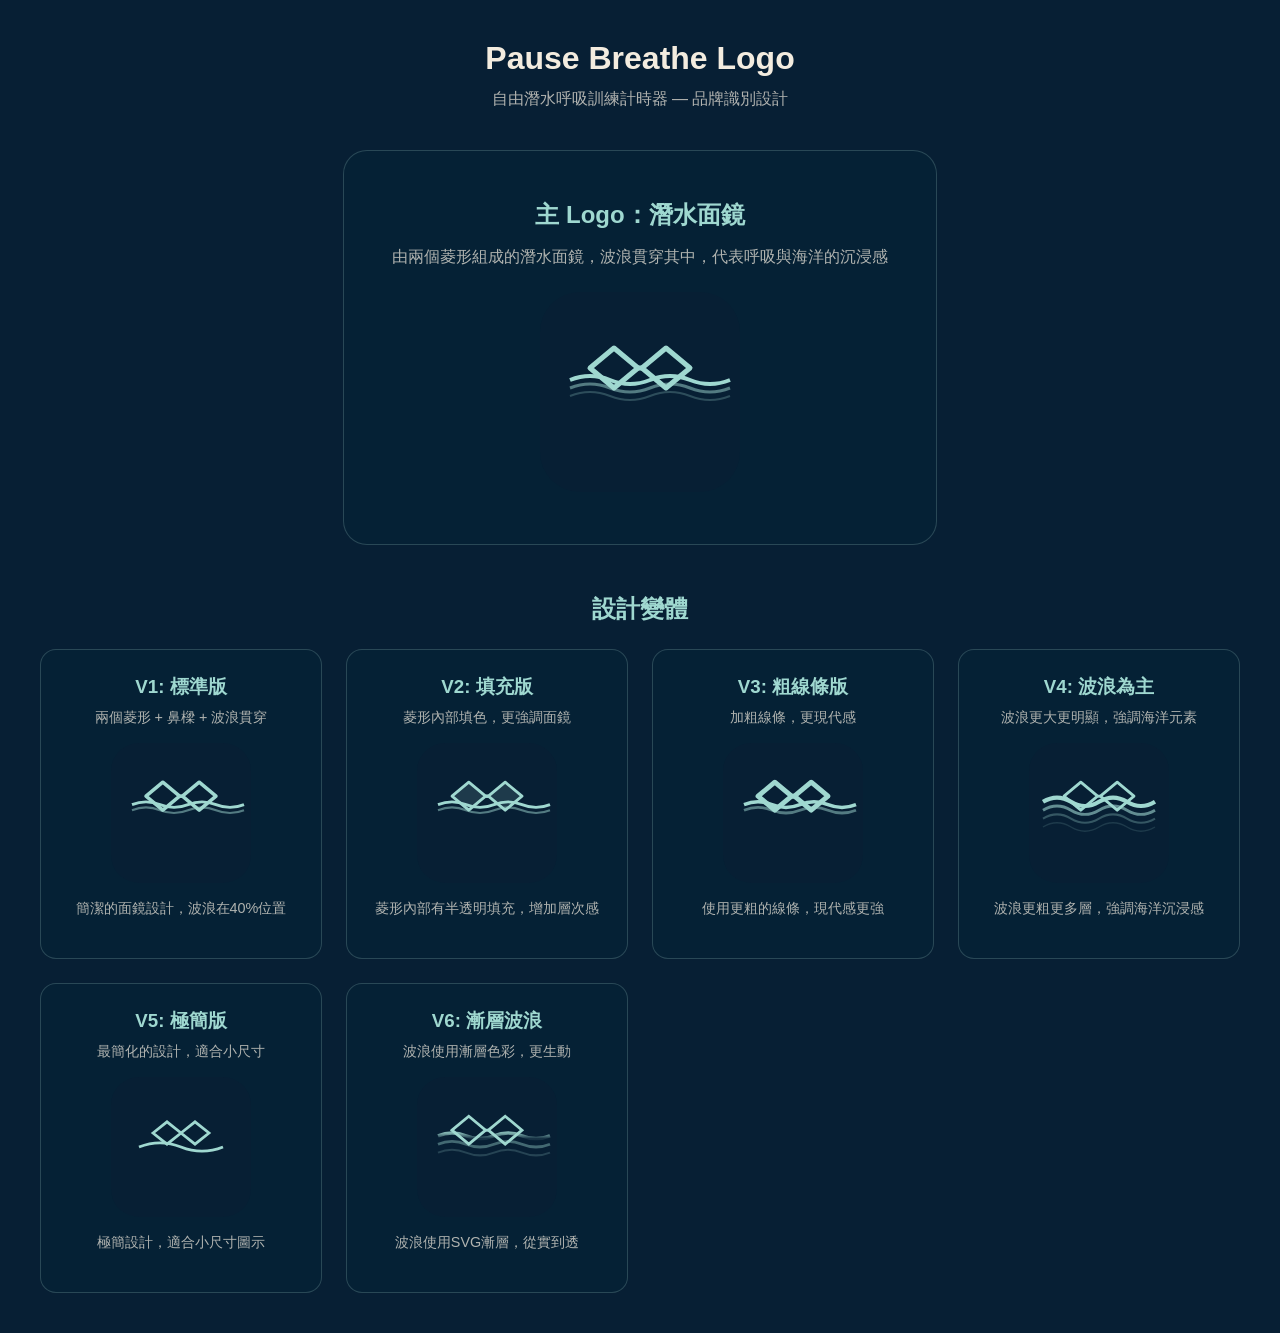
<file: logo-variants.html>
<!DOCTYPE html>
<html lang="zh-TW">
<head>
  <meta charset="UTF-8">
  <meta name="viewport" content="width=device-width, initial-scale=1.0">
  <title>Pause Breathe Logo Variants</title>
  <style>
    * { margin: 0; padding: 0; box-sizing: border-box; }
    body {
      font-family: 'Noto Sans TC', sans-serif;
      background: #071f34;
      color: #f3ecdf;
      padding: 40px 20px;
    }
    h1 { text-align: center; margin-bottom: 12px; font-size: 2rem; }
    .subtitle { text-align: center; color: rgba(243, 236, 223, 0.72); margin-bottom: 40px; }
    .main-logo {
      display: flex;
      justify-content: center;
      margin-bottom: 48px;
    }
    .main-logo-card {
      background: rgba(6, 34, 54, 0.94);
      border: 1px solid rgba(186, 223, 219, 0.2);
      border-radius: 24px;
      padding: 48px;
      text-align: center;
    }
    .main-logo-card h2 { color: #9fd8d0; margin-bottom: 16px; }
    .main-logo-card p { color: rgba(243, 236, 223, 0.72); margin-bottom: 24px; }
    .main-logo-svg { width: 200px; height: 200px; }
    .variants-title { text-align: center; margin: 48px 0 24px; color: #9fd8d0; }
    .grid {
      display: grid;
      grid-template-columns: repeat(auto-fit, minmax(280px, 1fr));
      gap: 24px;
      max-width: 1200px;
      margin: 0 auto;
    }
    .card {
      background: rgba(6, 34, 54, 0.94);
      border: 1px solid rgba(186, 223, 219, 0.2);
      border-radius: 16px;
      padding: 24px;
      text-align: center;
      transition: transform 0.2s, box-shadow 0.2s;
    }
    .card:hover { transform: translateY(-4px); box-shadow: 0 8px 24px rgba(0, 0, 0, 0.3); }
    .card h3 { margin-bottom: 8px; color: #9fd8d0; }
    .card p { font-size: 0.9rem; color: rgba(243, 236, 223, 0.72); margin-bottom: 16px; }
    .logo-container {
      width: 140px;
      height: 140px;
      margin: 0 auto 16px;
    }
    .logo-container svg { width: 100%; height: 100%; }
  </style>
</head>
<body>
  <h1>Pause Breathe Logo</h1>
  <p class="subtitle">自由潛水呼吸訓練計時器 — 品牌識別設計</p>

  <!-- Main Logo -->
  <div class="main-logo">
    <div class="main-logo-card">
      <h2>主 Logo：潛水面鏡</h2>
      <p>由兩個菱形組成的潛水面鏡，波浪貫穿其中，代表呼吸與海洋的沉浸感</p>
      <svg class="main-logo-svg" viewBox="0 0 100 100" xmlns="http://www.w3.org/2000/svg">
        <rect width="100" height="100" rx="20" fill="#071f34"/>
        <!-- Left diamond -->
        <polygon points="25,38 37,28 49,38 37,48" stroke="#9fd8d0" stroke-width="2.5" fill="none" stroke-linejoin="round"/>
        <!-- Right diamond -->
        <polygon points="51,38 63,28 75,38 63,48" stroke="#9fd8d0" stroke-width="2.5" fill="none" stroke-linejoin="round"/>
        <!-- Nose bridge -->
        <line x1="49" y1="38" x2="51" y2="38" stroke="#9fd8d0" stroke-width="2.5"/>
        <!-- Waves at 40% position -->
        <path d="M15,44 Q25,40 35,44 Q45,48 55,44 Q65,40 75,44 Q85,48 95,44" stroke="#9fd8d0" stroke-width="2" fill="none"/>
        <path d="M15,48 Q25,44 35,48 Q45,52 55,48 Q65,44 75,48 Q85,52 95,48" stroke="rgba(159,216,208,0.5)" stroke-width="1.5" fill="none"/>
        <path d="M15,52 Q25,48 35,52 Q45,56 55,52 Q65,48 75,52 Q85,56 95,52" stroke="rgba(159,216,208,0.25)" stroke-width="1" fill="none"/>
      </svg>
    </div>
  </div>

  <!-- Variants -->
  <h2 class="variants-title">設計變體</h2>
  <div class="grid">

    <!-- Variant 1: Standard -->
    <div class="card">
      <h3>V1: 標準版</h3>
      <p>兩個菱形 + 鼻樑 + 波浪貫穿</p>
      <div class="logo-container">
        <svg viewBox="0 0 100 100" xmlns="http://www.w3.org/2000/svg">
          <rect width="100" height="100" rx="20" fill="#071f34"/>
          <polygon points="25,38 37,28 49,38 37,48" stroke="#9fd8d0" stroke-width="2.5" fill="none" stroke-linejoin="round"/>
          <polygon points="51,38 63,28 75,38 63,48" stroke="#9fd8d0" stroke-width="2.5" fill="none" stroke-linejoin="round"/>
          <line x1="49" y1="38" x2="51" y2="38" stroke="#9fd8d0" stroke-width="2.5"/>
          <path d="M15,44 Q25,40 35,44 Q45,48 55,44 Q65,40 75,44 Q85,48 95,44" stroke="#9fd8d0" stroke-width="2" fill="none"/>
          <path d="M15,48 Q25,44 35,48 Q45,52 55,48 Q65,44 75,48 Q85,52 95,48" stroke="rgba(159,216,208,0.5)" stroke-width="1.5" fill="none"/>
        </svg>
      </div>
      <p>簡潔的面鏡設計，波浪在40%位置</p>
    </div>

    <!-- Variant 2: Filled diamonds -->
    <div class="card">
      <h3>V2: 填充版</h3>
      <p>菱形內部填色，更強調面鏡</p>
      <div class="logo-container">
        <svg viewBox="0 0 100 100" xmlns="http://www.w3.org/2000/svg">
          <rect width="100" height="100" rx="20" fill="#071f34"/>
          <polygon points="25,38 37,28 49,38 37,48" stroke="#9fd8d0" stroke-width="2" fill="rgba(159,216,208,0.15)" stroke-linejoin="round"/>
          <polygon points="51,38 63,28 75,38 63,48" stroke="#9fd8d0" stroke-width="2" fill="rgba(159,216,208,0.15)" stroke-linejoin="round"/>
          <line x1="49" y1="38" x2="51" y2="38" stroke="#9fd8d0" stroke-width="2.5"/>
          <path d="M15,44 Q25,40 35,44 Q45,48 55,44 Q65,40 75,44 Q85,48 95,44" stroke="#9fd8d0" stroke-width="2" fill="none"/>
          <path d="M15,48 Q25,44 35,48 Q45,52 55,48 Q65,44 75,48 Q85,52 95,48" stroke="rgba(159,216,208,0.5)" stroke-width="1.5" fill="none"/>
        </svg>
      </div>
      <p>菱形內部有半透明填充，增加層次感</p>
    </div>

    <!-- Variant 3: Thicker lines -->
    <div class="card">
      <h3>V3: 粗線條版</h3>
      <p>加粗線條，更現代感</p>
      <div class="logo-container">
        <svg viewBox="0 0 100 100" xmlns="http://www.w3.org/2000/svg">
          <rect width="100" height="100" rx="20" fill="#071f34"/>
          <polygon points="25,38 37,28 49,38 37,48" stroke="#9fd8d0" stroke-width="3.5" fill="none" stroke-linejoin="round"/>
          <polygon points="51,38 63,28 75,38 63,48" stroke="#9fd8d0" stroke-width="3.5" fill="none" stroke-linejoin="round"/>
          <line x1="49" y1="38" x2="51" y2="38" stroke="#9fd8d0" stroke-width="3.5"/>
          <path d="M15,44 Q25,40 35,44 Q45,48 55,44 Q65,40 75,44 Q85,48 95,44" stroke="#9fd8d0" stroke-width="2.5" fill="none"/>
          <path d="M15,48 Q25,44 35,48 Q45,52 55,48 Q65,44 75,48 Q85,52 95,48" stroke="rgba(159,216,208,0.5)" stroke-width="2" fill="none"/>
        </svg>
      </div>
      <p>使用更粗的線條，現代感更強</p>
    </div>

    <!-- Variant 4: Wave dominant -->
    <div class="card">
      <h3>V4: 波浪為主</h3>
      <p>波浪更大更明顯，強調海洋元素</p>
      <div class="logo-container">
        <svg viewBox="0 0 100 100" xmlns="http://www.w3.org/2000/svg">
          <rect width="100" height="100" rx="20" fill="#071f34"/>
          <polygon points="25,38 37,28 49,38 37,48" stroke="#9fd8d0" stroke-width="2" fill="none" stroke-linejoin="round"/>
          <polygon points="51,38 63,28 75,38 63,48" stroke="#9fd8d0" stroke-width="2" fill="none" stroke-linejoin="round"/>
          <line x1="49" y1="38" x2="51" y2="38" stroke="#9fd8d0" stroke-width="2"/>
          <path d="M10,42 Q20,36 30,42 Q40,48 50,42 Q60,36 70,42 Q80,48 90,42" stroke="#9fd8d0" stroke-width="3" fill="none"/>
          <path d="M10,48 Q20,42 30,48 Q40,54 50,48 Q60,42 70,48 Q80,54 90,48" stroke="rgba(159,216,208,0.6)" stroke-width="2" fill="none"/>
          <path d="M10,54 Q20,48 30,54 Q40,60 50,54 Q60,48 70,54 Q80,60 90,54" stroke="rgba(159,216,208,0.3)" stroke-width="1.5" fill="none"/>
          <path d="M10,60 Q20,54 30,60 Q40,66 50,60 Q60,54 70,60 Q80,66 90,60" stroke="rgba(159,216,208,0.15)" stroke-width="1" fill="none"/>
        </svg>
      </div>
      <p>波浪更粗更多層，強調海洋沉浸感</p>
    </div>

    <!-- Variant 5: Minimal -->
    <div class="card">
      <h3>V5: 極簡版</h3>
      <p>最簡化的設計，適合小尺寸</p>
      <div class="logo-container">
        <svg viewBox="0 0 100 100" xmlns="http://www.w3.org/2000/svg">
          <rect width="100" height="100" rx="20" fill="#071f34"/>
          <polygon points="30,40 40,32 50,40 40,48" stroke="#9fd8d0" stroke-width="2" fill="none"/>
          <polygon points="50,40 60,32 70,40 60,48" stroke="#9fd8d0" stroke-width="2" fill="none"/>
          <line x1="50" y1="40" x2="50" y2="40" stroke="#9fd8d0" stroke-width="2"/>
          <path d="M20,50 Q35,44 50,50 Q65,56 80,50" stroke="#9fd8d0" stroke-width="2" fill="none"/>
        </svg>
      </div>
      <p>極簡設計，適合小尺寸圖示</p>
    </div>

    <!-- Variant 6: Gradient waves -->
    <div class="card">
      <h3>V6: 漸層波浪</h3>
      <p>波浪使用漸層色彩，更生動</p>
      <div class="logo-container">
        <svg viewBox="0 0 100 100" xmlns="http://www.w3.org/2000/svg">
          <defs>
            <linearGradient id="waveGrad" x1="0%" y1="0%" x2="0%" y2="100%">
              <stop offset="0%" style="stop-color:#9fd8d0;stop-opacity:0.8"/>
              <stop offset="100%" style="stop-color:#9fd8d0;stop-opacity:0.1"/>
            </linearGradient>
          </defs>
          <rect width="100" height="100" rx="20" fill="#071f34"/>
          <polygon points="25,38 37,28 49,38 37,48" stroke="#9fd8d0" stroke-width="2" fill="none"/>
          <polygon points="51,38 63,28 75,38 63,48" stroke="#9fd8d0" stroke-width="2" fill="none"/>
          <line x1="49" y1="38" x2="51" y2="38" stroke="#9fd8d0" stroke-width="2"/>
          <path d="M15,42 Q25,38 35,42 Q45,46 55,42 Q65,38 75,42 Q85,46 95,42" stroke="url(#waveGrad)" stroke-width="2.5" fill="none"/>
          <path d="M15,48 Q25,44 35,48 Q45,52 55,48 Q65,44 75,48 Q85,52 95,48" stroke="rgba(159,216,208,0.4)" stroke-width="2" fill="none"/>
          <path d="M15,54 Q25,50 35,54 Q45,58 55,54 Q65,50 75,54 Q85,58 95,54" stroke="rgba(159,216,208,0.2)" stroke-width="1.5" fill="none"/>
        </svg>
      </div>
      <p>波浪使用SVG漸層，從實到透</p>
    </div>

  </div>
</body>
</html>
</file>
